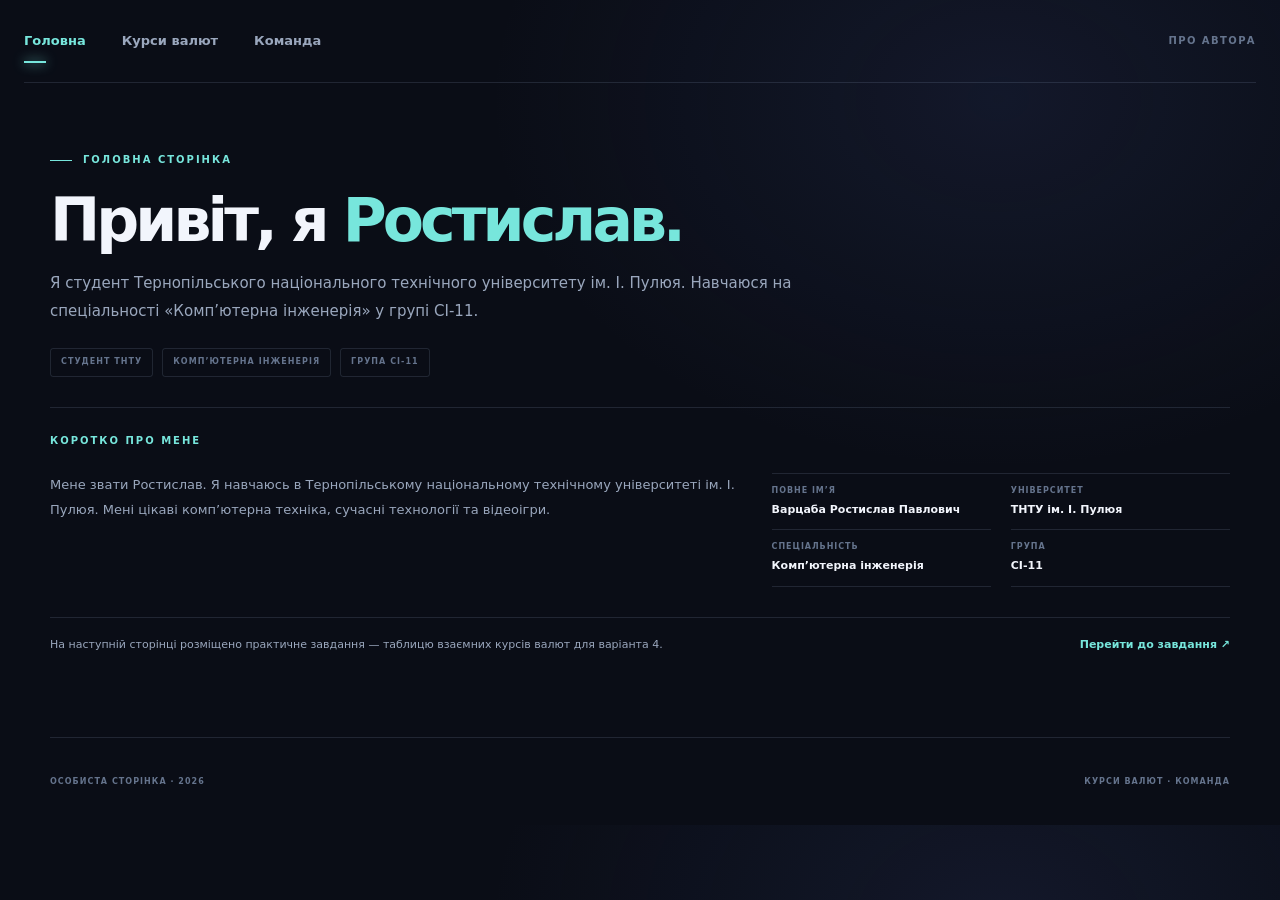
<file: index.html>
<!doctype html>
<html lang="uk">
<head>
  <meta charset="utf-8">
  <meta name="viewport" content="width=device-width, initial-scale=1">
  <meta name="description" content="Особиста сторінка Ростислава Варцаби.">
  <meta name="theme-color" content="#0a0d16">
  <title>Головна</title>
  <link rel="icon" href="assets/favicon.svg" type="image/svg+xml">
  <link rel="stylesheet" href="assets/style.css">
</head>
<body>
  <a class="skip-link" href="#main">Перейти до вмісту</a>
  <header class="site-header">
    <nav class="main-nav" aria-label="Головна навігація">
      <a class="active" href="index.html" aria-current="page">Головна</a>
      <a href="task.html">Курси валют</a>
      <a href="team.html">Команда</a>
    </nav>
    <span class="header-tag">ПРО АВТОРА</span>
  </header>

  <main id="main" class="container inner-page home-page">
    <section class="page-hero compact-hero home-hero">
      <p class="eyebrow"><span class="eyebrow-line"></span> ГОЛОВНА СТОРІНКА </p>
      <h1>Привіт, я <span>Ростислав.</span></h1>
      <p class="page-lead">Я студент Тернопільського національного технічного університету ім. І. Пулюя. Навчаюся на спеціальності «Комп’ютерна інженерія» у групі СІ-11.</p>
      <div class="page-tags"><span>СТУДЕНТ ТНТУ</span><span>КОМП’ЮТЕРНА ІНЖЕНЕРІЯ</span><span>ГРУПА СІ-11</span></div>
    </section>

    <section class="home-author" aria-labelledby="about-title">
      <div class="home-section-heading">
        <div><p class="eyebrow">КОРОТКО ПРО МЕНЕ</p></div>
      </div>
      <div class="home-author-grid">
        <p class="home-bio">Мене звати Ростислав. Я навчаюсь в  Тернопільському національному технічному університеті ім. І. Пулюя. Мені цікаві комп’ютерна техніка, сучасні технології та відеоігри.</p>
        <dl class="home-facts">
          <div><dt>ПОВНЕ ІМ’Я</dt><dd>Варцаба Ростислав Павлович</dd></div>
          <div><dt>УНІВЕРСИТЕТ</dt><dd>ТНТУ ім. І. Пулюя</dd></div>
          <div><dt>СПЕЦІАЛЬНІСТЬ</dt><dd>Комп’ютерна інженерія</dd></div>
          <div><dt>ГРУПА</dt><dd>СІ-11</dd></div>
        </dl>
      </div>
    </section>

    <section class="home-next" aria-label="Наступні сторінки">
      <p>На наступній сторінці розміщено практичне завдання — таблицю взаємних курсів валют для варіанта 4.</p>
      <a href="task.html">Перейти до завдання <span aria-hidden="true">↗</span></a>
    </section>
  </main>

  <footer class="site-footer container">
    <span>ОСОБИСТА СТОРІНКА · 2026</span>
    <span><a href="task.html">КУРСИ ВАЛЮТ</a> · <a href="team.html">КОМАНДА</a></span>
  </footer>
</body>
</html>
</file>
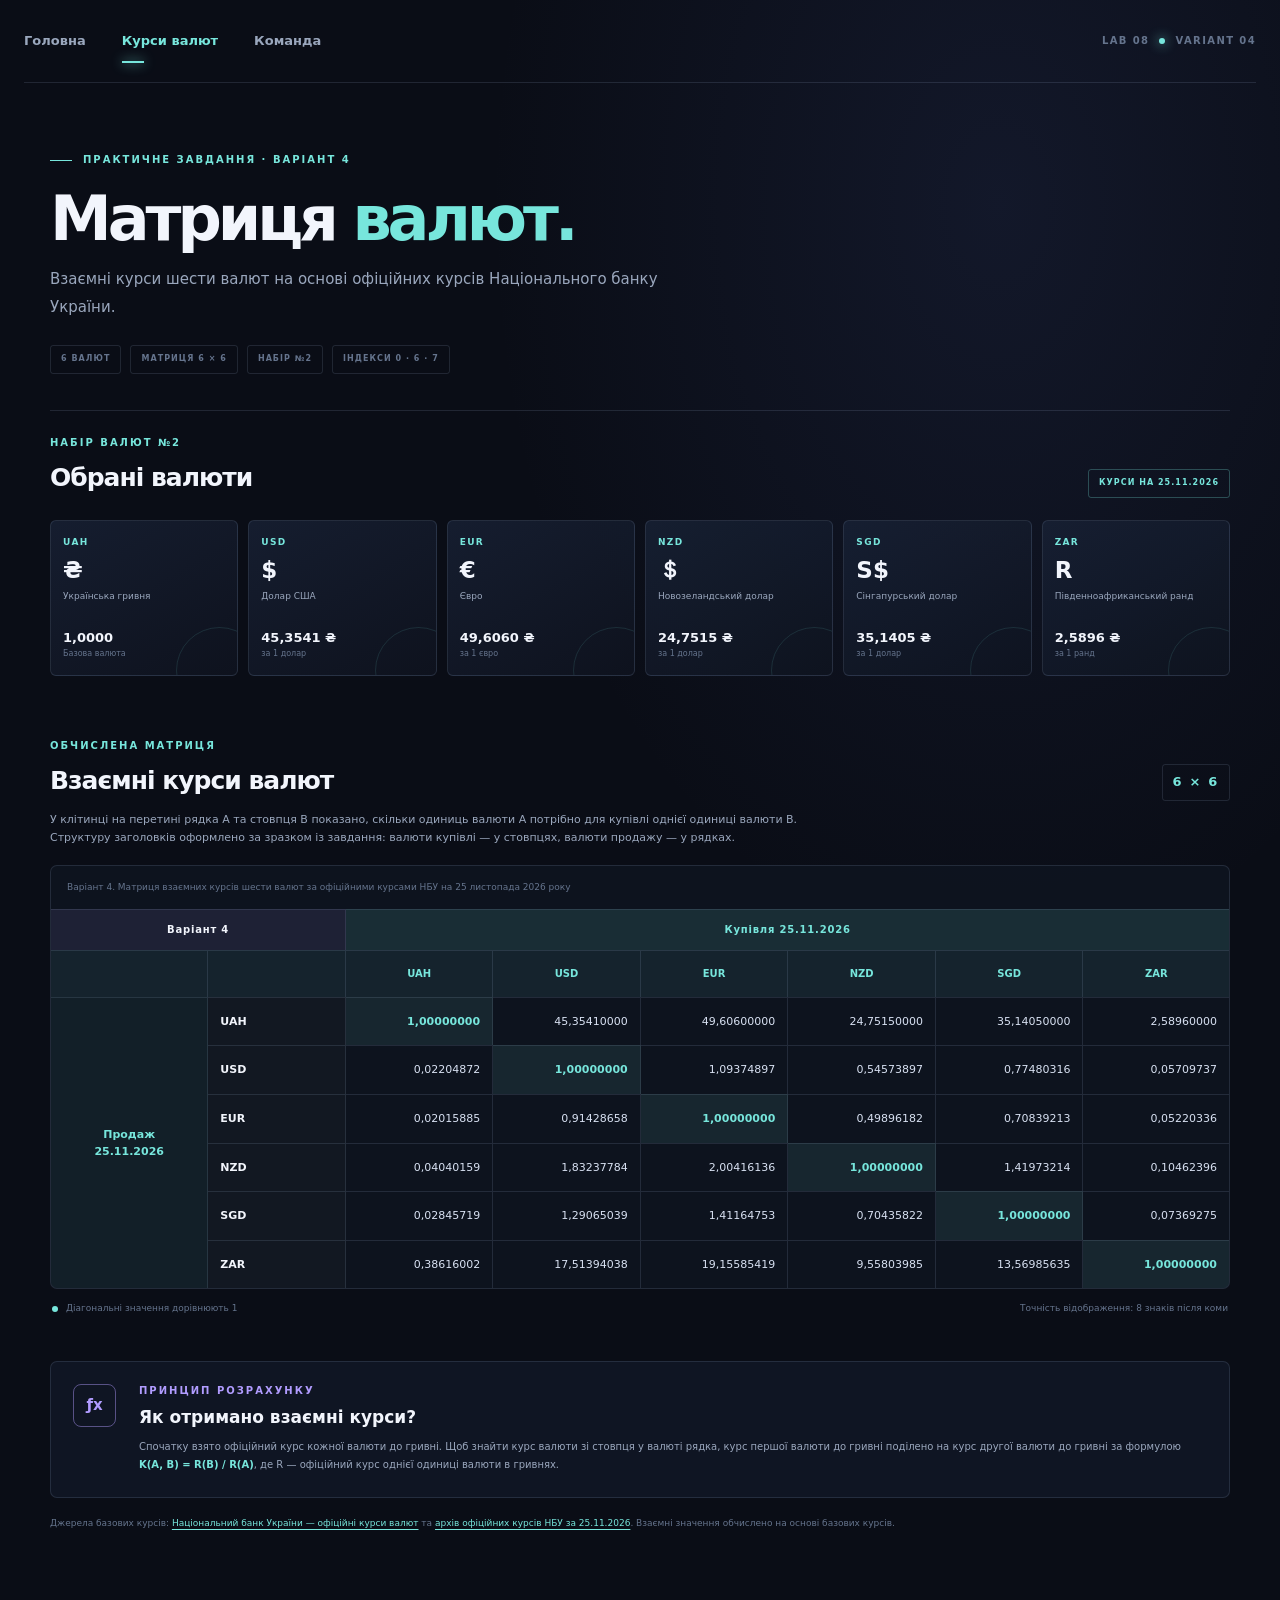
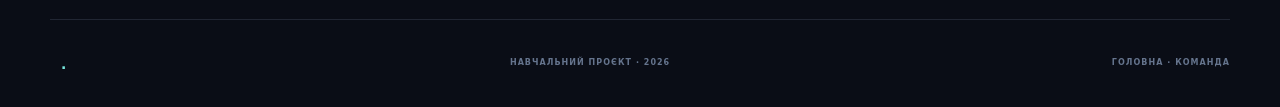
<file: task.html>
<!doctype html>
<html lang="uk">
<head>
  <meta charset="utf-8">
  <meta name="viewport" content="width=device-width, initial-scale=1">
  <meta name="description" content="Таблиця взаємних курсів шести валют для лабораторної роботи №8, варіант 4.">
  <meta name="theme-color" content="#0a0d16">
  <title>Курси валют</title>
  <link rel="icon" href="assets/favicon.svg" type="image/svg+xml">
  <link rel="stylesheet" href="assets/style.css">
</head>
<body>
  <a class="skip-link" href="#main">Перейти до вмісту</a>
  <header class="site-header">
    <nav class="main-nav" aria-label="Головна навігація">
      <a href="index.html">Головна</a><a class="active" href="task.html" aria-current="page">Курси валют</a><a href="team.html">Команда</a>
    </nav>
    <span class="header-tag">LAB 08 <i></i> VARIANT 04</span>
  </header>

  <main id="main" class="container inner-page">
    <section class="page-hero compact-hero">
      <p class="eyebrow"><span class="eyebrow-line"></span> ПРАКТИЧНЕ ЗАВДАННЯ · ВАРІАНТ 4</p>
      <h1>Матриця <span>валют.</span></h1>
      <p class="page-lead">Взаємні курси шести валют на основі офіційних курсів Національного банку України.</p>
      <div class="page-tags"><span>6 ВАЛЮТ</span><span>МАТРИЦЯ 6 × 6</span><span>НАБІР №2</span><span>ІНДЕКСИ 0 · 6 · 7</span></div>
    </section>

    <section class="currency-overview">
      <div class="overview-head"><div><p class="eyebrow">НАБІР ВАЛЮТ №2</p><h2>Обрані валюти</h2></div><span class="date-chip">КУРСИ НА 25.11.2026</span></div>
      <div class="currency-cards">
        <article class="currency-card"><span class="currency-code">UAH</span><b>₴</b><small>Українська гривня</small><strong>1,0000</strong><em>Базова валюта</em></article>
        <article class="currency-card"><span class="currency-code">USD</span><b>$</b><small>Долар США</small><strong>45,3541 ₴</strong><em>за 1 долар</em></article>
        <article class="currency-card"><span class="currency-code">EUR</span><b>€</b><small>Євро</small><strong>49,6060 ₴</strong><em>за 1 євро</em></article>
        <article class="currency-card"><span class="currency-code">NZD</span><b>＄</b><small>Новозеландський долар</small><strong>24,7515 ₴</strong><em>за 1 долар</em></article>
        <article class="currency-card"><span class="currency-code">SGD</span><b>S$</b><small>Сінгапурський долар</small><strong>35,1405 ₴</strong><em>за 1 долар</em></article>
        <article class="currency-card"><span class="currency-code">ZAR</span><b>R</b><small>Південноафриканський ранд</small><strong>2,5896 ₴</strong><em>за 1 ранд</em></article>
      </div>
    </section>

    <section class="matrix-section">
      <div class="matrix-heading"><div><p class="eyebrow">ОБЧИСЛЕНА МАТРИЦЯ</p><h2>Взаємні курси валют</h2></div><span class="matrix-size">6 × 6</span></div>
      <p class="matrix-description">У клітинці на перетині рядка A та стовпця B показано, скільки одиниць валюти A потрібно для купівлі однієї одиниці валюти B. Структуру заголовків оформлено за зразком із завдання: валюти купівлі — у стовпцях, валюти продажу — у рядках.</p>
      <div class="table-scroll" role="region" aria-label="Таблиця взаємних курсів валют" tabindex="0">
        <table class="rate-table">
          <caption>Варіант 4. Матриця взаємних курсів шести валют за офіційними курсами НБУ на 25 листопада 2026 року</caption>
          <thead>
            <tr>
              <th class="variant-head" colspan="2">Варіант 4</th>
              <th class="purchase-head" colspan="6" scope="colgroup">Купівля 25.11.2026</th>
            </tr>
            <tr>
              <th class="stub-head"><span class="visually-hidden">Дата продажу</span></th>
              <th class="stub-head"><span class="visually-hidden">Валюта продажу</span></th>
              <th scope="col">UAH</th><th scope="col">USD</th><th scope="col">EUR</th><th scope="col">NZD</th><th scope="col">SGD</th><th scope="col">ZAR</th>
            </tr>
          </thead>
          <tbody>
            <tr><th class="sale-period" scope="rowgroup" rowspan="6">Продаж<br>25.11.2026</th><th scope="row">UAH</th><td class="diagonal">1,00000000</td><td>45,35410000</td><td>49,60600000</td><td>24,75150000</td><td>35,14050000</td><td>2,58960000</td></tr>
            <tr><th scope="row">USD</th><td>0,02204872</td><td class="diagonal">1,00000000</td><td>1,09374897</td><td>0,54573897</td><td>0,77480316</td><td>0,05709737</td></tr>
            <tr><th scope="row">EUR</th><td>0,02015885</td><td>0,91428658</td><td class="diagonal">1,00000000</td><td>0,49896182</td><td>0,70839213</td><td>0,05220336</td></tr>
            <tr><th scope="row">NZD</th><td>0,04040159</td><td>1,83237784</td><td>2,00416136</td><td class="diagonal">1,00000000</td><td>1,41973214</td><td>0,10462396</td></tr>
            <tr><th scope="row">SGD</th><td>0,02845719</td><td>1,29065039</td><td>1,41164753</td><td>0,70435822</td><td class="diagonal">1,00000000</td><td>0,07369275</td></tr>
            <tr><th scope="row">ZAR</th><td>0,38616002</td><td>17,51394038</td><td>19,15585419</td><td>9,55803985</td><td>13,56985635</td><td class="diagonal">1,00000000</td></tr>
          </tbody>
        </table>
      </div>
      <div class="matrix-legend"><span><i class="legend-dot"></i> Діагональні значення дорівнюють 1</span><span>Точність відображення: 8 знаків після коми</span></div>
    </section>

    <section class="calculation-note">
      <div class="note-icon">ƒx</div>
      <div><p class="eyebrow">ПРИНЦИП РОЗРАХУНКУ</p><h3>Як отримано взаємні курси?</h3><p>Спочатку взято офіційний курс кожної валюти до гривні. Щоб знайти курс валюти зі стовпця у валюті рядка, курс першої валюти до гривні поділено на курс другої валюти до гривні за формулою <strong>K(A, B) = R(B) / R(A)</strong>, де R — офіційний курс однієї одиниці валюти в гривнях.</p></div>
    </section>
    <p class="source-note">Джерела базових курсів: <a href="https://bank.gov.ua/ua/markets/exchangerates" target="_blank" rel="noopener noreferrer">Національний банк України — офіційні курси валют</a> та <a href="https://index.minfin.com.ua/ua/exchange/archive/nbu/2026-11-25/" target="_blank" rel="noopener noreferrer">архів офіційних курсів НБУ за 25.11.2026</a>. Взаємні значення обчислено на основі базових курсів.</p>
  </main>

  <footer class="site-footer container"><a class="brand footer-brand" href="index.html"><span ></span><span><span class="brand-dot">.</span></span></a><span>НАВЧАЛЬНИЙ ПРОЄКТ · 2026</span><span><a href="index.html">ГОЛОВНА</a> · <a href="team.html">КОМАНДА</a></span></footer>
</body>
</html>
</file>
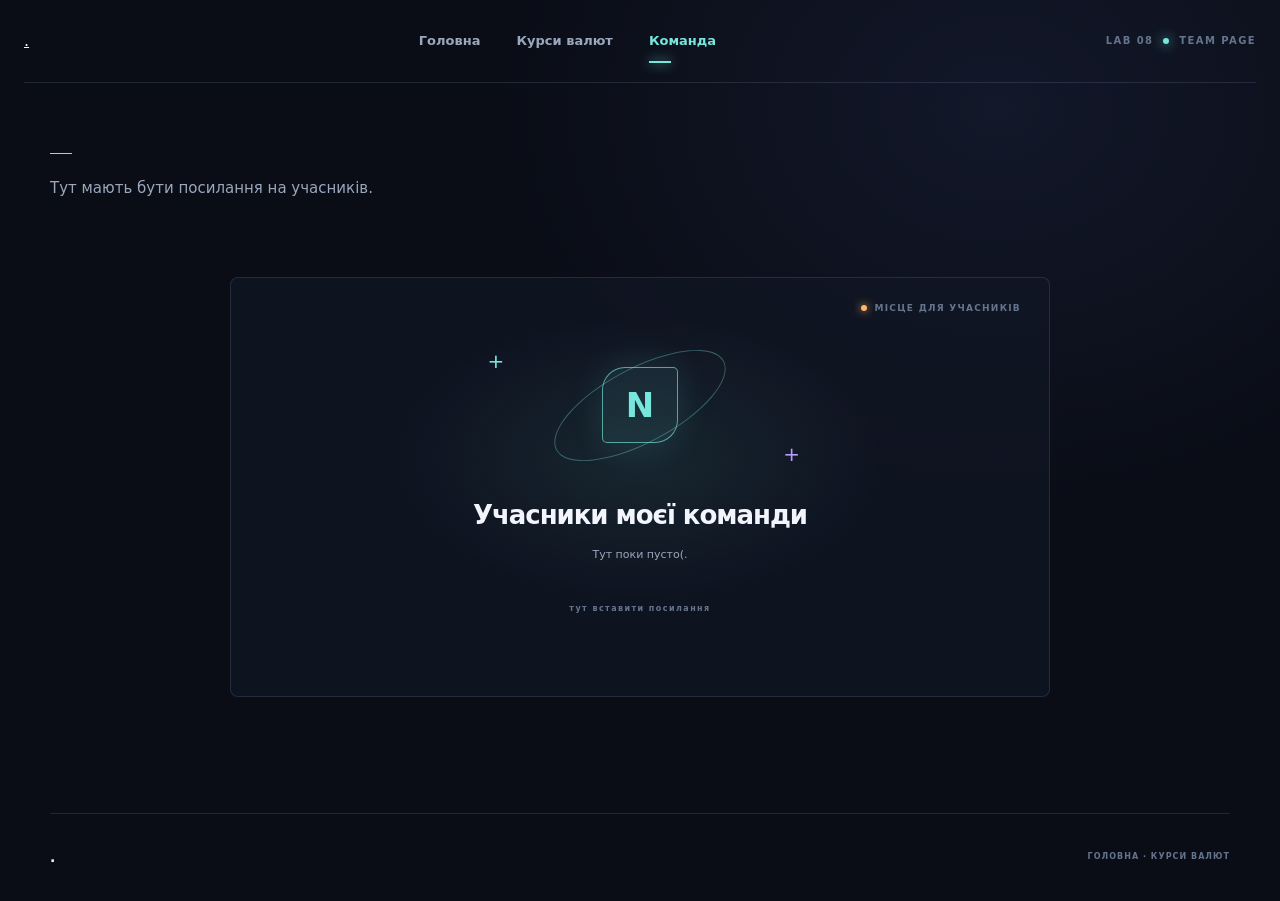
<file: team.html>
<!doctype html>
<html lang="uk">
<head>
  <meta charset="utf-8">
  <meta name="viewport" content="width=device-width, initial-scale=1">
  <meta name="description" content="учасники.">
  <meta name="theme-color" content="#0a0d16">
  <title></title>
  <link rel="stylesheet" href="assets/style.css">
</head>
<body>
  <a class="skip-link" href="#main">Перейти до вмісту</a>
  <header class="site-header">
    <a  href="index.html" aria-label="головна сторінка"><span "></span><span><span class="">.</span></span></a>
    <nav class="main-nav" aria-label="Головна навігація">
      <a href="index.html">Головна</a><a href="task.html">Курси валют</a><a class="active" href="team.html" aria-current="page">Команда</a>
    </nav>
    <span class="header-tag">LAB 08 <i></i> TEAM PAGE</span>
  </header>

  <main id="main" class="container inner-page team-page">
    <section class="page-hero compact-hero">
      <p class="eyebrow"><span class="eyebrow-line"></span> </p>
      <p class="page-lead">Тут мають бути посилання на учасників.</p>
    </section>
    <section class="team-panel">
      <div class="team-panel-top"><span class="feature-index"></span><span class="team-status"><i></i> МІСЦЕ ДЛЯ УЧАСНИКІВ</span></div>
      <div class="team-empty-art" aria-hidden="true"><span class="empty-orbit"></span><span class="empty-plus plus-a">+</span><span class="empty-plus plus-b">+</span><div class="empty-symbol">N</div></div>
      <h2>Учасники моєї команди</h2>
      <p>Тут поки пусто(.</p>
      <ul class="team-list"></ul>
      <span class="team-footnote">тут вставити посилання</span>
    </section>
  </main>

  <footer class="site-footer container"><a class="brand footer-brand" href="index.html"><span -dot">.</span></span></a><span></span><span><a href="index.html">ГОЛОВНА</a> · <a href="task.html">КУРСИ ВАЛЮТ</a></span></footer>
</body>
</html>
</file>
<file: assets/style.css>
@charset "UTF-8";
:root {
  color-scheme: dark;
  --bg: #0a0d16;
  --panel: #111725;
  --panel-2: #151d2d;
  --line: rgba(171, 190, 222, .14);
  --text: #f2f5fc;
  --muted: #9aa7bd;
  --soft: #65748d;
  --cyan: #77e6dc;
  --blue: #8ba6ff;
  --violet: #b19cff;
  --orange: #ffb36b;
  --max: 1180px;
}
* { box-sizing: border-box; }
html { scroll-behavior: smooth; }
body {
  margin: 0;
  background: radial-gradient(ellipse at 78% 12%, rgba(64, 81, 146, .16), transparent 36%), var(--bg);
  color: var(--text);
  font-family: Inter, ui-sans-serif, system-ui, -apple-system, BlinkMacSystemFont, "Segoe UI", sans-serif;
  line-height: 1.6;
}
a { color: inherit; }
.skip-link { position: absolute; left: -9999px; top: 10px; z-index: 20; padding: 10px 14px; background: var(--cyan); color: #071015; border-radius: 8px; }
.skip-link:focus { left: 12px; }
.container { width: min(var(--max), calc(100% - 48px)); margin-inline: auto; }
.site-header { width: min(1320px, calc(100% - 48px)); min-height: 82px; margin-inline: auto; display: flex; align-items: center; justify-content: space-between; border-bottom: 1px solid var(--line); gap: 28px; }
.brand { display: inline-flex; align-items: center; gap: 11px; color: var(--text); text-decoration: none; font-size: 20px; font-weight: 850; letter-spacing: .14em; }
.brand-mark { display: grid; place-items: center; width: 34px; height: 34px; border: 1px solid rgba(119,230,220,.65); border-radius: 10px 3px 10px 3px; color: var(--cyan); font-size: 18px; letter-spacing: 0; box-shadow: 0 0 22px rgba(119,230,220,.12); }
.brand-dot { color: var(--cyan); }
.main-nav { display: flex; align-items: center; gap: 36px; height: 82px; }
.main-nav a { position: relative; display: inline-flex; align-items: center; height: 100%; color: var(--muted); text-decoration: none; font-size: 13px; font-weight: 700; transition: color .2s ease; }
.main-nav a:hover, .main-nav a.active { color: var(--cyan); }
.main-nav a.active::after { content: ""; position: absolute; width: 22px; height: 2px; left: 0; bottom: 19px; background: var(--cyan); box-shadow: 0 0 12px var(--cyan); }
.header-tag { display: inline-flex; align-items: center; gap: 10px; color: var(--soft); font-size: 10px; font-weight: 800; letter-spacing: .14em; white-space: nowrap; }
.header-tag i, .pulse { display: inline-block; width: 6px; height: 6px; border-radius: 50%; background: var(--cyan); box-shadow: 0 0 12px var(--cyan); }
.hero { min-height: 605px; display: grid; grid-template-columns: 1fr 1fr; align-items: center; gap: 34px; padding-top: 42px; padding-bottom: 50px; }
.hero-copy { padding: 32px 0 20px; }
.eyebrow { display: flex; align-items: center; gap: 11px; margin: 0 0 21px; color: var(--cyan); font-size: 10px; line-height: 1.4; font-weight: 850; letter-spacing: .2em; }
.eyebrow-line { display: inline-block; width: 22px; height: 1px; background: var(--cyan); }
h1, h2, h3, p { margin-top: 0; }
.hero h1, .page-hero h1 { margin-bottom: 23px; font-size: clamp(48px, 6vw, 76px); line-height: .99; letter-spacing: -.065em; font-weight: 790; }
h1 span, h2 span { color: var(--cyan); }
.hero-lead, .page-lead { max-width: 490px; color: var(--muted); font-size: 15px; line-height: 1.85; }
.hero-actions { display: flex; align-items: center; gap: 26px; margin-top: 34px; }
.button { display: inline-flex; align-items: center; justify-content: center; gap: 21px; min-height: 48px; padding: 0 19px; border-radius: 5px; text-decoration: none; font-size: 12px; font-weight: 800; transition: transform .2s ease, box-shadow .2s ease; }
.button:hover { transform: translateY(-2px); }
.button-primary { color: #081316; background: var(--cyan); box-shadow: 0 8px 28px rgba(119,230,220,.16); }
.button-primary:hover { box-shadow: 0 10px 32px rgba(119,230,220,.27); }
.text-link { color: var(--muted); text-decoration: none; font-size: 12px; font-weight: 750; }
.text-link span { margin-left: 5px; color: var(--cyan); }
.hero-meta { display: flex; align-items: center; gap: 10px; margin-top: 50px; color: var(--soft); font-size: 9px; letter-spacing: .17em; font-weight: 800; }
.meta-divider { color: #354157; }
.hero-art { position: relative; min-height: 450px; overflow: hidden; border: 1px solid rgba(171,190,222,.12); border-radius: 3px 28px 3px 28px; background: linear-gradient(145deg, rgba(31,43,70,.45), rgba(14,19,32,.25)); isolation: isolate; }
.art-grid { position: absolute; inset: 0; opacity: .27; background-image: linear-gradient(rgba(145,170,220,.11) 1px, transparent 1px), linear-gradient(90deg, rgba(145,170,220,.11) 1px, transparent 1px); background-size: 38px 38px; mask-image: linear-gradient(135deg, black, transparent 85%); }
.hero-art::before { content: ""; position: absolute; width: 380px; height: 380px; top: 38px; left: 50%; transform: translateX(-50%); border-radius: 50%; background: radial-gradient(circle, rgba(82,177,190,.17), transparent 67%); filter: blur(4px); }
.orbit { position: absolute; width: 330px; height: 160px; left: 50%; top: 48%; border: 1px solid rgba(119,230,220,.28); border-radius: 50%; transform: translate(-50%,-50%) rotate(-32deg); }
.orbit-two { width: 400px; height: 220px; border-color: rgba(177,156,255,.22); transform: translate(-50%,-50%) rotate(44deg); }
.orbit-three { width: 260px; height: 390px; border-color: rgba(139,166,255,.18); transform: translate(-50%,-50%) rotate(66deg); }
.planet { position: absolute; width: 172px; height: 172px; top: 50%; left: 50%; transform: translate(-50%,-50%); border-radius: 50%; background: radial-gradient(circle at 34% 29%, #d4fff4 0, #77e6dc 9%, #427f9a 33%, #26365b 63%, #10172c 82%); box-shadow: inset -18px -16px 35px rgba(0,0,0,.65), 0 0 55px rgba(119,230,220,.19); }
.planet::before { content: ""; position: absolute; inset: 20px -18px; border: 1px solid rgba(199,255,245,.3); border-radius: 50%; transform: rotate(-28deg); }
.planet-core { position: absolute; width: 48px; height: 48px; top: 42px; left: 45px; border-radius: 50%; background: rgba(220,255,246,.12); filter: blur(10px); }
.planet-glow { position: absolute; inset: -16px; border: 1px solid rgba(119,230,220,.18); border-radius: 50%; }
.art-node { position: absolute; display: flex; flex-direction: column; min-width: 96px; padding: 11px 13px; border: 1px solid rgba(171,190,222,.2); border-radius: 5px; background: rgba(12,18,31,.8); box-shadow: 0 12px 28px rgba(0,0,0,.2); }
.art-node b { font-size: 20px; line-height: 1.25; color: var(--text); }
.art-node small { font-size: 8px; font-weight: 800; letter-spacing: .15em; color: var(--soft); }
.art-node > span { position: absolute; top: 13px; right: 12px; width: 5px; height: 5px; border-radius: 50%; background: var(--cyan); box-shadow: 0 0 9px var(--cyan); }
.node-one { top: 70px; right: 29px; }
.node-two { bottom: 75px; left: 24px; }
.node-two > span { background: var(--violet); box-shadow: 0 0 9px var(--violet); }
.art-caption { position: absolute; right: 25px; bottom: 22px; color: var(--cyan); font-size: 8px; letter-spacing: .14em; font-weight: 800; }
.art-caption span { color: var(--soft); }
.art-cross { position: absolute; color: rgba(119,230,220,.7); font-size: 19px; font-weight: 300; }
.cross-one { left: 23%; top: 23%; }.cross-two { right: 21%; bottom: 25%; color: rgba(177,156,255,.8); }
.intro-strip { display: flex; align-items: center; justify-content: space-between; gap: 30px; padding: 22px 0; border-top: 1px solid var(--line); border-bottom: 1px solid var(--line); }
.intro-strip > div { display: flex; flex: 0 0 auto; align-items: center; gap: 15px; color: var(--text); font-size: 10px; font-weight: 800; letter-spacing: .12em; }
.strip-number { color: var(--cyan); }
.intro-strip p { max-width: 550px; margin: 0; color: var(--muted); font-size: 12px; text-align: right; }
.section { padding-top: 110px; padding-bottom: 100px; }
.section-heading { display: flex; justify-content: space-between; align-items: end; gap: 35px; margin-bottom: 36px; }
.section-heading .eyebrow { margin-bottom: 14px; }
.section-heading h2, .bottom-cta h2 { margin-bottom: 0; font-size: clamp(30px, 4vw, 43px); line-height: 1.15; letter-spacing: -.045em; }
.section-note { max-width: 340px; margin-bottom: 4px; color: var(--muted); font-size: 12px; line-height: 1.8; }
.feature-grid { display: grid; grid-template-columns: repeat(3, 1fr); gap: 16px; }
.feature-card { min-height: 390px; padding: 21px; border: 1px solid var(--line); border-radius: 8px; background: linear-gradient(150deg, rgba(25,35,55,.78), rgba(14,19,31,.68)); transition: border-color .2s ease, transform .2s ease; }
.feature-card:hover { transform: translateY(-5px); border-color: rgba(119,230,220,.45); }
.feature-top { display: flex; justify-content: space-between; align-items: center; color: var(--soft); font-size: 9px; font-weight: 850; letter-spacing: .14em; }
.feature-icon { color: var(--cyan); font-size: 21px; }
.feature-graphic { position: relative; display: grid; place-items: center; height: 165px; margin: 8px 0 13px; overflow: hidden; }
.ai-graphic::before, .robot-graphic::before, .digital-graphic::before { content: ""; position: absolute; width: 160px; height: 160px; border: 1px solid rgba(119,230,220,.12); border-radius: 50%; }
.ai-orbit { position: absolute; width: 128px; height: 54px; border: 1px solid rgba(119,230,220,.6); border-radius: 50%; transform: rotate(-32deg); }
.ai-core { display: grid; place-items: center; width: 70px; height: 70px; border: 1px solid rgba(119,230,220,.6); border-radius: 22px 7px; color: var(--cyan); background: rgba(119,230,220,.08); font-size: 21px; font-weight: 850; box-shadow: 0 0 32px rgba(119,230,220,.12); }
.ai-graphic i { position: absolute; width: 7px; height: 7px; border-radius: 50%; background: var(--cyan); box-shadow: 0 0 10px var(--cyan); }.ai-graphic i:nth-of-type(1) { top: 35px; left: 31%; }.ai-graphic i:nth-of-type(2) { right: 27%; top: 57px; background: var(--violet); }.ai-graphic i:nth-of-type(3) { bottom: 28px; left: 43%; }
.robot-head { position: relative; z-index: 1; display: flex; justify-content: space-around; align-items: center; width: 105px; height: 75px; border: 1px solid rgba(139,166,255,.75); border-radius: 23px 23px 13px 13px; background: linear-gradient(140deg, rgba(139,166,255,.18), rgba(119,230,220,.07)); box-shadow: 0 0 35px rgba(139,166,255,.1); }
.robot-head span { width: 10px; height: 10px; border-radius: 50%; background: var(--cyan); box-shadow: 0 0 12px var(--cyan); }.robot-head b { position: absolute; width: 34px; height: 3px; bottom: 17px; border-radius: 4px; background: var(--blue); }
.robot-neck { position: absolute; width: 30px; height: 18px; margin-top: 83px; border-left: 1px solid var(--blue); border-right: 1px solid var(--blue); }.robot-base { position: absolute; width: 120px; height: 7px; margin-top: 118px; border: 1px solid rgba(139,166,255,.6); border-radius: 50%; }
.robot-signal { position: absolute; width: 6px; height: 6px; border: 1px solid var(--cyan); border-radius: 50%; }.signal-a { top: 28px; left: 26%; }.signal-b { right: 22%; bottom: 35px; }
.digital-cube { position: relative; z-index: 1; width: 72px; height: 72px; transform: rotate(30deg) skew(-8deg,-8deg); border: 1px solid rgba(177,156,255,.8); background: linear-gradient(135deg, rgba(177,156,255,.18), rgba(119,230,220,.04)); box-shadow: 0 0 35px rgba(177,156,255,.14); }
.digital-cube span { position: absolute; width: 1px; height: 100%; left: 50%; background: rgba(177,156,255,.35); }.digital-cube span:nth-child(2) { transform: rotate(60deg); }.digital-cube span:nth-child(3) { transform: rotate(-60deg); }
.digital-ring { position: absolute; width: 145px; height: 50px; border: 1px solid rgba(119,230,220,.4); border-radius: 50%; transform: rotate(31deg); }.ring-b { width: 155px; height: 85px; transform: rotate(-40deg); border-color: rgba(177,156,255,.32); }
.feature-card h3 { margin-bottom: 10px; font-size: 20px; letter-spacing: -.035em; }.feature-card p { min-height: 60px; margin-bottom: 19px; color: var(--muted); font-size: 11px; line-height: 1.8; }
.card-foot { display: block; padding-top: 14px; border-top: 1px solid var(--line); color: var(--soft); font-size: 8px; font-weight: 850; letter-spacing: .14em; }
.author-section { padding: 33px 0 75px; border-top: 1px solid var(--line); }
.author-label { display: flex; align-items: center; gap: 20px; }.author-label .eyebrow { margin: 0; }.author-line { width: 70px; height: 1px; background: var(--line); }
.author-content { display: grid; grid-template-columns: 1.1fr .9fr; gap: 70px; align-items: center; padding-top: 29px; }
.author-content h2 { margin-bottom: 14px; font-size: clamp(30px, 4vw, 42px); letter-spacing: -.05em; }.author-content p { max-width: 540px; margin: 0; color: var(--muted); font-size: 13px; line-height: 1.9; }
.author-facts { display: grid; grid-template-columns: repeat(3, 1fr); gap: 14px; }.author-facts div { padding: 15px; border-left: 1px solid rgba(119,230,220,.42); background: rgba(17,23,37,.45); }.author-facts small { display: block; margin-bottom: 6px; color: var(--soft); font-size: 8px; font-weight: 850; letter-spacing: .13em; }.author-facts b { color: var(--text); font-size: 10px; line-height: 1.5; }
.bottom-cta { display: flex; align-items: center; justify-content: space-between; gap: 35px; margin-bottom: 70px; padding: 31px 35px; border: 1px solid rgba(119,230,220,.22); border-radius: 9px; background: linear-gradient(100deg, rgba(119,230,220,.08), rgba(139,166,255,.06), rgba(177,156,255,.08)); }.bottom-cta .eyebrow { margin-bottom: 12px; }.bottom-cta h2 { font-size: 29px; }.bottom-cta p:last-child { max-width: 640px; margin: 10px 0 0; color: var(--muted); font-size: 11px; }.round-link { display: grid; flex: 0 0 auto; place-items: center; width: 52px; height: 52px; border: 1px solid var(--cyan); border-radius: 50%; color: var(--cyan); text-decoration: none; font-size: 23px; transition: background .2s ease, color .2s ease; }.round-link:hover { background: var(--cyan); color: var(--bg); }
.site-footer { display: flex; align-items: center; justify-content: space-between; min-height: 88px; gap: 20px; border-top: 1px solid var(--line); color: var(--soft); font-size: 8px; font-weight: 800; letter-spacing: .13em; }.footer-brand { font-size: 14px; }.footer-brand .brand-mark { width: 28px; height: 28px; font-size: 15px; }.site-footer > span:last-child a { text-decoration: none; }.site-footer > span:last-child a:hover { color: var(--cyan); }
.inner-page { padding-top: 70px; padding-bottom: 80px; }.compact-hero { padding-bottom: 36px; }.page-hero h1 { margin-bottom: 17px; font-size: clamp(45px, 5vw, 62px); }.page-lead { max-width: 650px; margin-bottom: 23px; }.page-tags { display: flex; flex-wrap: wrap; gap: 9px; }.page-tags span, .date-chip, .matrix-size { padding: 7px 10px; border: 1px solid var(--line); border-radius: 3px; color: var(--soft); font-size: 8px; font-weight: 850; letter-spacing: .13em; }
.currency-overview { padding-top: 25px; border-top: 1px solid var(--line); }.overview-head, .matrix-heading { display: flex; align-items: end; justify-content: space-between; gap: 20px; margin-bottom: 22px; }.overview-head .eyebrow, .matrix-heading .eyebrow { margin-bottom: 8px; }.overview-head h2, .matrix-heading h2 { margin: 0; font-size: 25px; letter-spacing: -.04em; }.date-chip { color: var(--cyan); border-color: rgba(119,230,220,.28); white-space: nowrap; }
.currency-cards { display: grid; grid-template-columns: repeat(6, 1fr); gap: 10px; }.currency-card { position: relative; min-height: 151px; padding: 14px 12px; overflow: hidden; border: 1px solid var(--line); border-radius: 6px; background: linear-gradient(150deg, rgba(24,34,54,.8), rgba(15,20,32,.8)); }.currency-card::after { content: ""; position: absolute; right: -26px; bottom: -39px; width: 85px; height: 85px; border: 1px solid rgba(119,230,220,.12); border-radius: 50%; }.currency-code { display: block; color: var(--cyan); font-size: 9px; font-weight: 850; letter-spacing: .15em; }.currency-card > b { display: block; margin-top: 8px; color: var(--text); font-size: 23px; line-height: 1.2; }.currency-card small { display: block; min-height: 31px; margin-top: 4px; color: var(--muted); font-size: 9px; }.currency-card strong { display: block; margin-top: 8px; font-size: 13px; }.currency-card em { display: block; color: var(--soft); font-size: 8px; font-style: normal; }
.matrix-section { margin-top: 63px; }.matrix-heading { margin-bottom: 10px; }.matrix-size { color: var(--cyan); font-size: 13px; }.matrix-description { max-width: 760px; margin-bottom: 19px; color: var(--muted); font-size: 11px; }.table-scroll { overflow-x: auto; border: 1px solid var(--line); border-radius: 7px; background: rgba(15,21,33,.84); }.rate-table { width: 100%; min-width: 760px; border-collapse: separate; border-spacing: 0; font-variant-numeric: tabular-nums; font-size: 11px; }.rate-table caption { padding: 14px 16px; color: var(--soft); text-align: left; font-size: 9px; }.rate-table th, .rate-table td { padding: 15px 12px; border-top: 1px solid var(--line); border-right: 1px solid var(--line); text-align: right; white-space: nowrap; }.rate-table thead th { background: rgba(119,230,220,.075); color: var(--cyan); font-size: 10px; font-weight: 850; text-align: center; }.rate-table thead tr:first-child th { padding-block: 12px; letter-spacing: .08em; }.rate-table thead .variant-head { min-width: 170px; color: var(--text); background: rgba(177,156,255,.10); }.rate-table thead .purchase-head { color: var(--cyan); background: rgba(119,230,220,.12); }.rate-table thead .stub-head { min-width: 92px; }.rate-table tbody th { color: var(--text); text-align: left; font-weight: 850; background: rgba(255,255,255,.018); }.rate-table tbody th.sale-period { min-width: 105px; color: var(--cyan); text-align: center; white-space: normal; line-height: 1.55; background: rgba(119,230,220,.055); }.rate-table td { color: #d8e1f2; }.rate-table td.diagonal { color: var(--cyan); background: rgba(119,230,220,.09); font-weight: 850; }.rate-table tr > *:last-child { border-right: 0; }.rate-table tbody tr:last-child > * { border-bottom: 0; }.visually-hidden { position: absolute; width: 1px; height: 1px; padding: 0; margin: -1px; overflow: hidden; clip: rect(0, 0, 0, 0); white-space: nowrap; border: 0; }.matrix-legend { display: flex; justify-content: space-between; gap: 15px; padding: 12px 2px; color: var(--soft); font-size: 9px; }.matrix-legend > span:first-child { display: inline-flex; align-items: center; gap: 8px; }.legend-dot { display: inline-block; width: 6px; height: 6px; border-radius: 50%; background: var(--cyan); }
.calculation-note { display: grid; grid-template-columns: 48px 1fr; gap: 18px; margin-top: 33px; padding: 22px; border: 1px solid var(--line); border-radius: 7px; background: rgba(19,27,43,.66); }.note-icon { display: grid; place-items: center; width: 43px; height: 43px; border: 1px solid rgba(177,156,255,.45); border-radius: 8px; color: var(--violet); font-size: 15px; font-weight: 850; }.calculation-note .eyebrow { margin-bottom: 6px; color: var(--violet); }.calculation-note h3 { margin-bottom: 7px; font-size: 17px; }.calculation-note p:last-child { margin: 0; color: var(--muted); font-size: 10px; line-height: 1.85; }.calculation-note strong { color: var(--cyan); }.source-note { margin-top: 18px; color: var(--soft); font-size: 9px; }.source-note a { color: var(--cyan); text-underline-offset: 3px; }
.team-page { min-height: calc(100vh - 170px); }.team-panel { position: relative; max-width: 820px; min-height: 420px; margin: 15px auto 0; padding: 23px 28px 25px; overflow: hidden; border: 1px solid var(--line); border-radius: 8px; text-align: center; background: radial-gradient(ellipse at 50% 43%, rgba(119,230,220,.09), transparent 42%), rgba(17,23,37,.72); }.team-panel-top { display: flex; justify-content: space-between; gap: 15px; color: var(--soft); text-align: left; font-size: 9px; font-weight: 850; letter-spacing: .14em; }.team-status { display: inline-flex; align-items: center; gap: 8px; }.team-status i { width: 6px; height: 6px; border-radius: 50%; background: var(--orange); box-shadow: 0 0 9px var(--orange); }.team-empty-art { position: relative; display: grid; place-items: center; height: 180px; }.empty-orbit { position: absolute; width: 190px; height: 75px; border: 1px solid rgba(119,230,220,.35); border-radius: 50%; transform: rotate(-28deg); }.empty-symbol { display: grid; place-items: center; width: 76px; height: 76px; border: 1px solid rgba(119,230,220,.65); border-radius: 23px 5px; color: var(--cyan); background: rgba(119,230,220,.08); font-size: 34px; font-weight: 850; box-shadow: 0 0 35px rgba(119,230,220,.13); }.empty-plus { position: absolute; color: var(--cyan); font-size: 20px; }.plus-a { top: 30px; left: 30%; }.plus-b { right: 29%; bottom: 25px; color: var(--violet); }.team-panel h2 { margin-bottom: 9px; font-size: 26px; letter-spacing: -.04em; }.team-panel > p { max-width: 530px; margin: 0 auto; color: var(--muted); font-size: 11px; }.team-list { width: 100%; min-height: 9px; margin: 14px 0 0; padding: 0; list-style: none; }.team-footnote { display: inline-block; margin-top: 17px; color: var(--soft); font-size: 8px; letter-spacing: .18em; font-weight: 800; }
@media (max-width: 900px) { .header-tag { display: none; }.hero { min-height: 540px; grid-template-columns: 1fr .9fr; }.hero-art { min-height: 390px; }.currency-cards { grid-template-columns: repeat(3, 1fr); }.author-content { gap: 30px; }.author-facts { grid-template-columns: 1fr; }.author-facts div { padding: 10px 13px; } }
@media (max-width: 650px) { .container, .site-header { width: min(100% - 32px, var(--max)); }.site-header { min-height: auto; flex-wrap: wrap; gap: 10px; padding: 17px 0 0; }.brand { font-size: 17px; }.main-nav { order: 2; width: 100%; height: 54px; justify-content: space-between; gap: 12px; }.main-nav a { font-size: 11px; }.main-nav a.active::after { bottom: 8px; }.hero { display: flex; flex-direction: column; align-items: stretch; gap: 22px; padding-top: 42px; }.hero-copy { padding: 0; }.hero h1 { font-size: clamp(49px, 14vw, 66px); }.hero-lead { font-size: 13px; }.hero-meta { margin-top: 30px; }.hero-art { min-height: 330px; }.planet { width: 135px; height: 135px; }.orbit { width: 275px; height: 135px; }.orbit-two { width: 320px; height: 175px; }.orbit-three { width: 220px; height: 310px; }.node-one { top: 38px; }.node-two { bottom: 55px; }.intro-strip { display: block; }.intro-strip p { margin-top: 12px; text-align: left; }.section { padding-top: 70px; padding-bottom: 65px; }.section-heading { display: block; }.section-note { margin-top: 15px; }.feature-grid { grid-template-columns: 1fr; }.feature-card { min-height: auto; }.feature-card p { min-height: auto; }.author-content { grid-template-columns: 1fr; gap: 24px; }.author-facts { grid-template-columns: 1fr 1fr 1fr; gap: 7px; }.author-facts div { padding: 9px; }.author-facts b { font-size: 9px; }.bottom-cta { padding: 23px 19px; margin-bottom: 45px; }.bottom-cta h2 { font-size: 24px; }.round-link { width: 44px; height: 44px; }.site-footer { flex-wrap: wrap; justify-content: space-between; padding: 20px 0; }.site-footer > span:nth-child(2) { display: none; }.inner-page { padding-top: 48px; }.page-hero h1 { font-size: 47px; }.currency-cards { grid-template-columns: repeat(2, 1fr); }.currency-card { min-height: 145px; }.overview-head, .matrix-heading { align-items: start; }.matrix-legend { display: block; }.matrix-legend span { display: flex; margin-bottom: 6px; }.calculation-note { grid-template-columns: 1fr; padding: 18px; }.team-panel { padding: 18px 15px 22px; }.team-panel-top { font-size: 7px; }.team-panel h2 { font-size: 22px; } }
@media (prefers-reduced-motion: reduce) { html { scroll-behavior: auto; } *, *::before, *::after { transition-duration: .01ms !important; animation-duration: .01ms !important; animation-iteration-count: 1 !important; } }

/* Minimalist home page: scoped styles so task.html and team.html stay unchanged. */
.home-page { padding-top: 70px; }
.home-page .home-hero { padding-bottom: 30px; }
.home-page .home-hero h1 { max-width: 850px; font-size: clamp(42px, 5vw, 60px); line-height: 1.08; }
.home-page .home-hero .page-lead { max-width: 760px; }
.home-author, .home-topic { padding: 26px 0 30px; border-top: 1px solid var(--line); }
.home-section-heading { display: flex; align-items: end; justify-content: space-between; gap: 20px; margin-bottom: 18px; }
.home-section-heading .eyebrow { margin-bottom: 7px; }
.home-section-heading h2 { margin: 0; font-size: 24px; letter-spacing: -.04em; }
.home-section-heading > span { color: var(--soft); font-size: 9px; font-weight: 800; letter-spacing: .13em; }
.home-author-grid { display: grid; grid-template-columns: 1.2fr .8fr; gap: 34px; align-items: start; }
.home-bio { max-width: 720px; margin: 0; color: var(--muted); font-size: 13px; line-height: 1.9; }
.home-facts { display: grid; grid-template-columns: 1fr 1fr; gap: 0 20px; margin: 0; border-top: 1px solid var(--line); }
.home-facts div { padding: 11px 0; border-bottom: 1px solid var(--line); }
.home-facts dt { margin-bottom: 3px; color: var(--soft); font-size: 8px; font-weight: 850; letter-spacing: .12em; }
.home-facts dd { margin: 0; color: var(--text); font-size: 11px; font-weight: 650; }
.home-topic { padding-bottom: 34px; }
.home-topic-list { display: grid; grid-template-columns: repeat(3, 1fr); border-top: 1px solid var(--line); border-bottom: 1px solid var(--line); }
.home-topic-item { padding: 15px 18px 15px 0; }
.home-topic-item + .home-topic-item { padding-left: 18px; border-left: 1px solid var(--line); }
.home-topic-item span { display: block; margin-bottom: 6px; color: var(--cyan); font-size: 9px; font-weight: 850; letter-spacing: .12em; }
.home-topic-item h3 { margin: 0 0 5px; font-size: 14px; }
.home-topic-item p { margin: 0; color: var(--muted); font-size: 10px; line-height: 1.7; }
.home-next { display: flex; align-items: center; justify-content: space-between; gap: 20px; padding: 18px 0 4px; border-top: 1px solid var(--line); }
.home-next p { margin: 0; color: var(--muted); font-size: 11px; }
.home-next a { color: var(--cyan); font-size: 11px; font-weight: 800; text-decoration: none; white-space: nowrap; }
.home-next a:hover { text-decoration: underline; text-underline-offset: 4px; }
@media (max-width: 700px) {
  .home-page { padding-top: 48px; }
  .home-author-grid { grid-template-columns: 1fr; gap: 20px; }
  .home-topic-list { grid-template-columns: 1fr; }
  .home-topic-item, .home-topic-item + .home-topic-item { padding: 13px 0; border-left: 0; }
  .home-topic-item + .home-topic-item { border-top: 1px solid var(--line); }
  .home-next { align-items: flex-start; flex-direction: column; }
}
</file>
